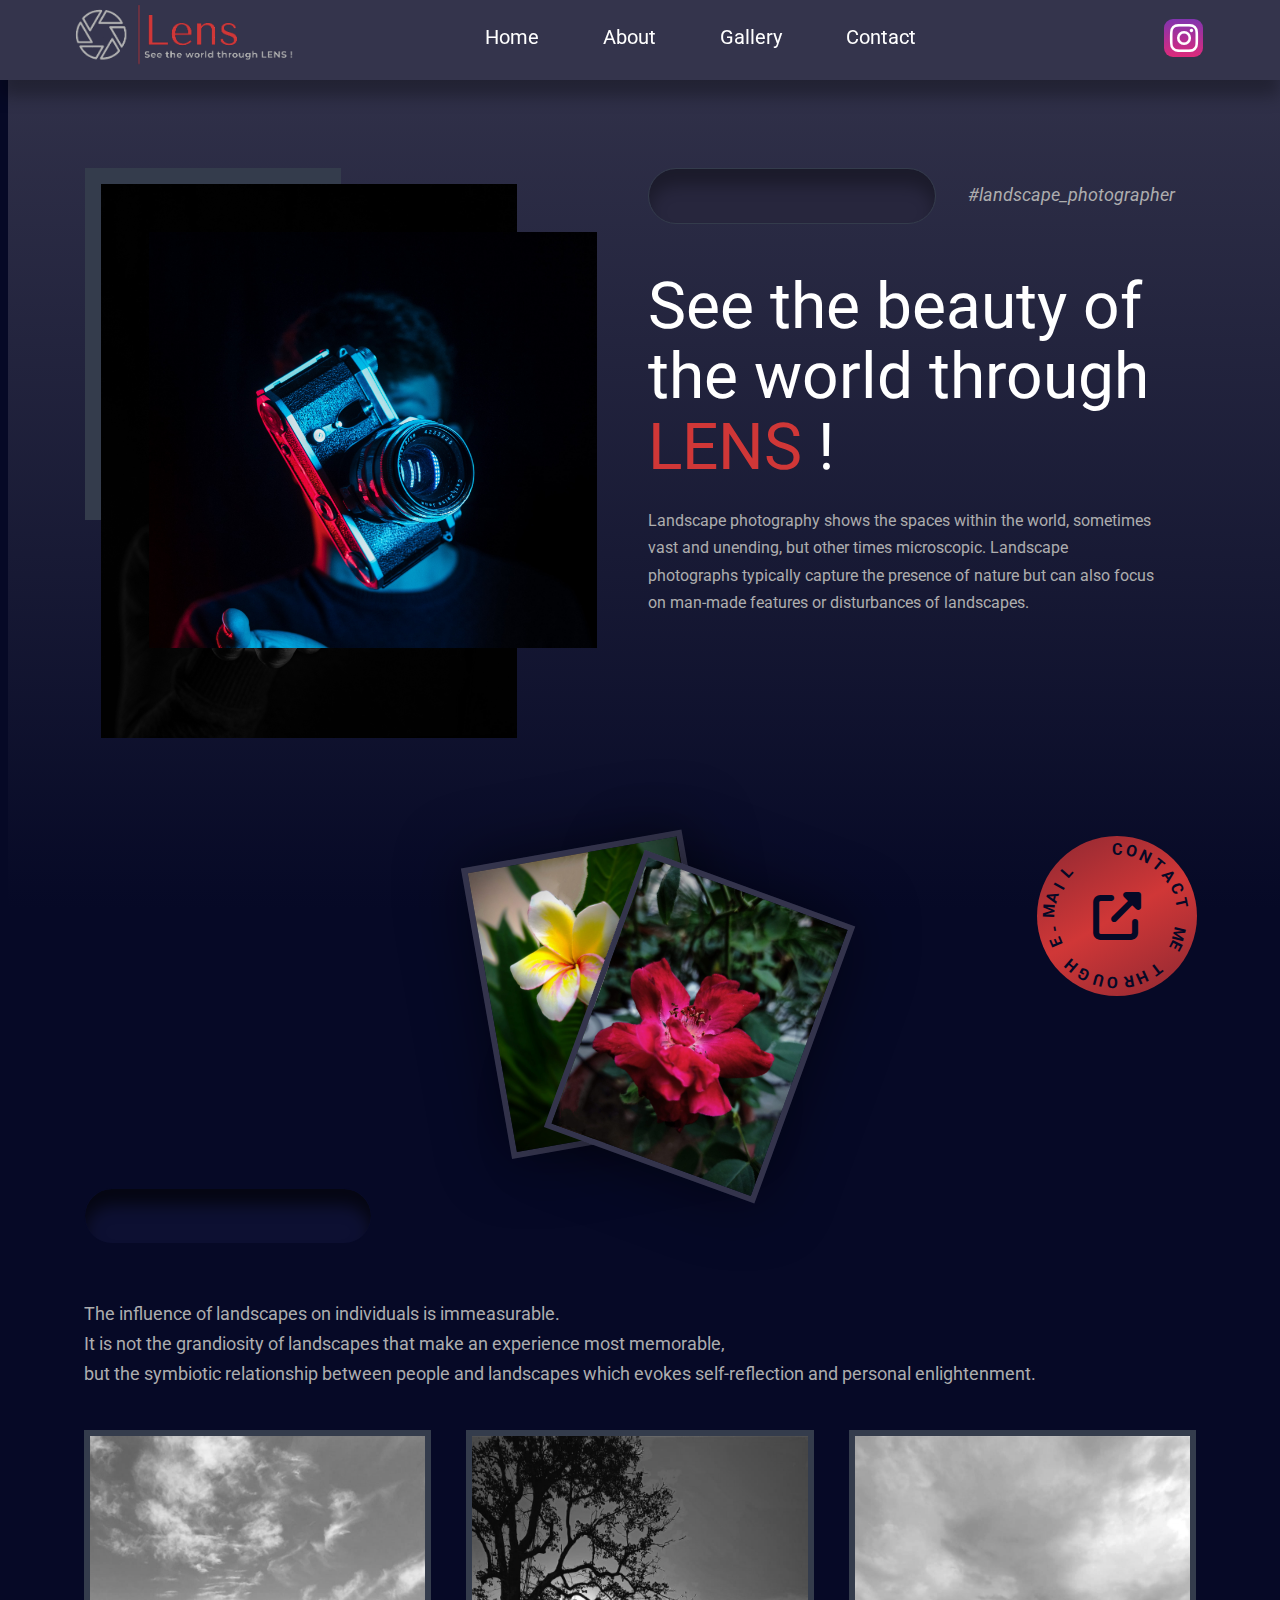
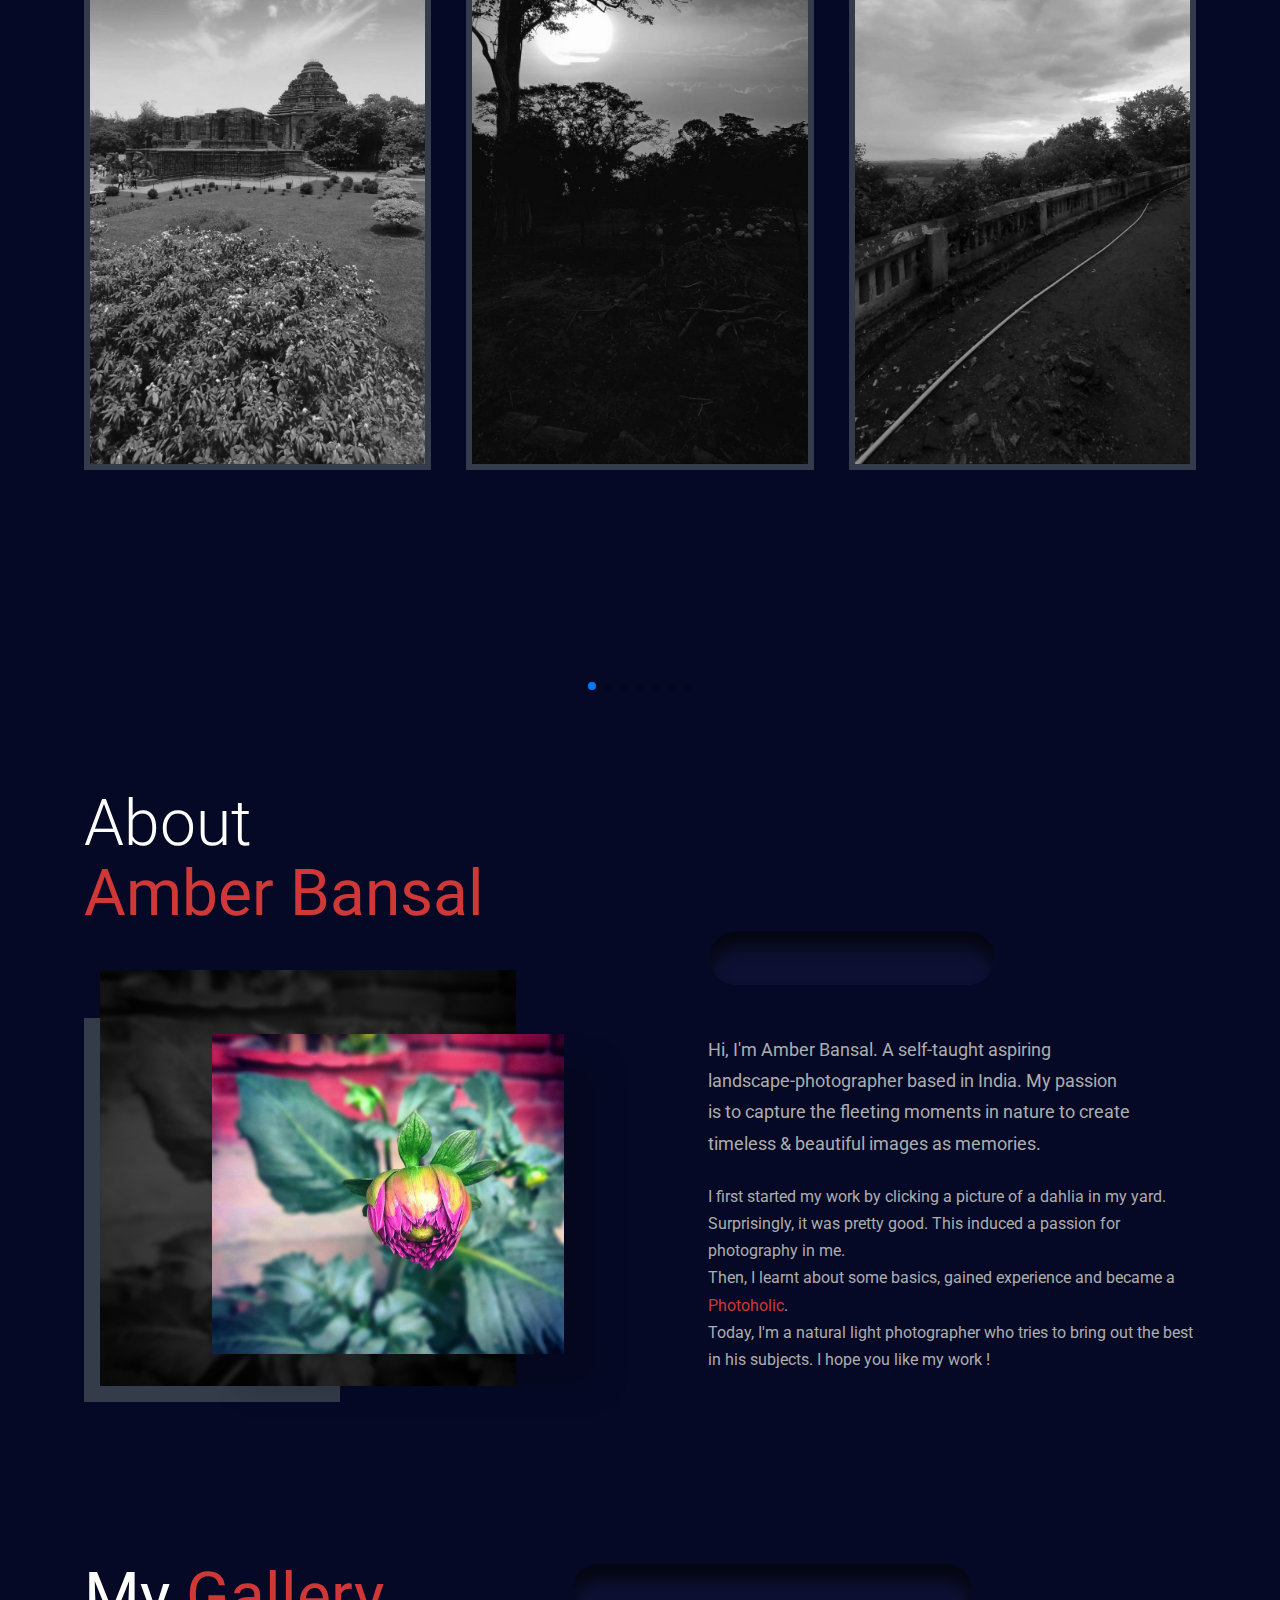
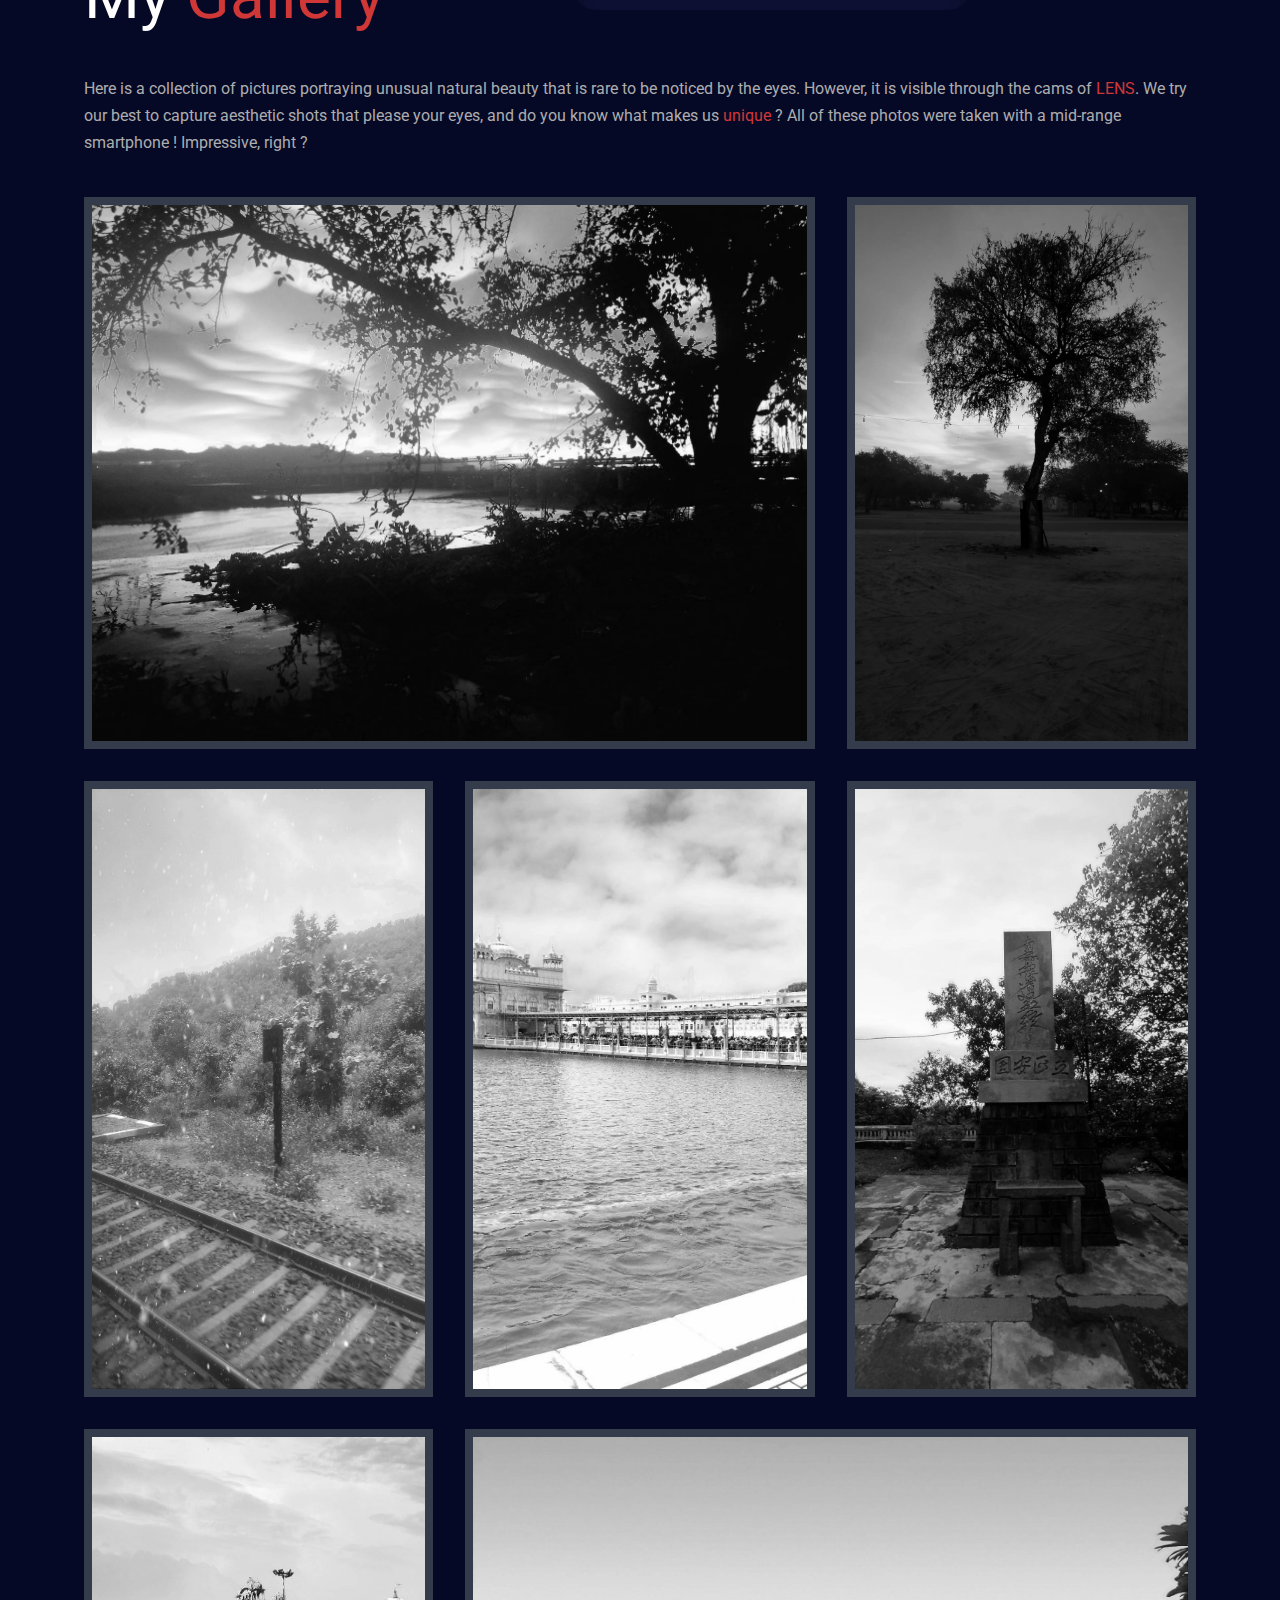
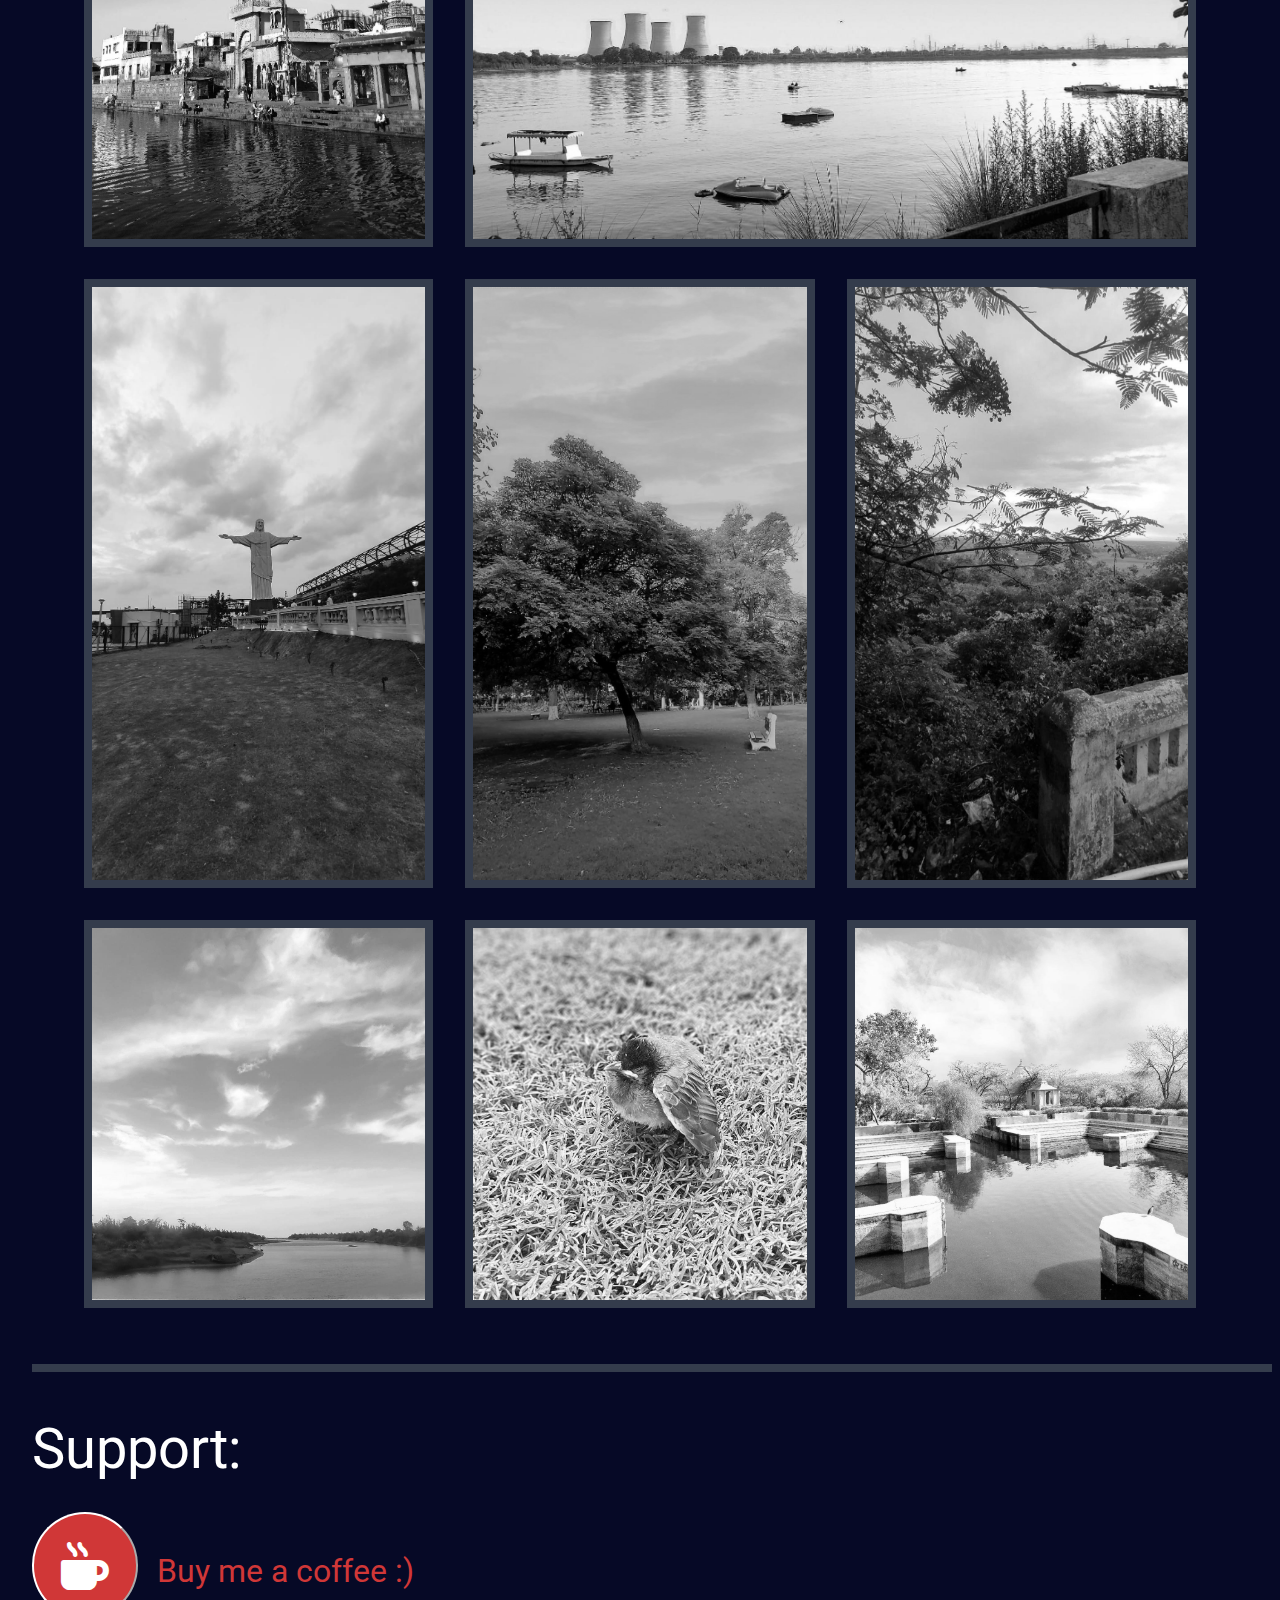
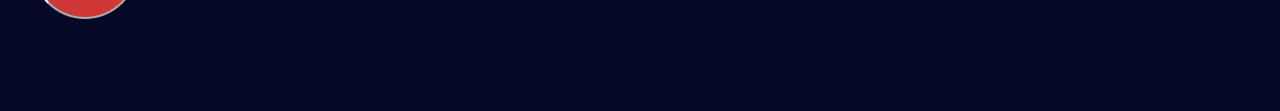
<file: index.html>
<html lang="en">
  <head>
    <meta charset="UTF-8" />
    <meta http-equiv="X-UA-Compatible" content="IE=edge" />
    <meta name="viewport" content="width=device-width, initial-scale=1.0" />
    <link rel="stylesheet" href="style.css" />
    <link rel="shortcut icon" type="image/x-icon" href="favicon.ico">
    <link rel="preconnect" href="https://fonts.googleapis.com" />
    <link rel="preconnect" href="https://fonts.googleapis.com">
    <link rel="preconnect" href="https://fonts.gstatic.com" crossorigin>
    <link href="https://fonts.googleapis.com/css2?family=Montserrat:wght@300;400;500&family=Roboto:ital,wght@0,300;0,400;0,500;1,300;1,400&display=swap" rel="stylesheet">
    <link rel="preconnect" href="https://fonts.gstatic.com" crossorigin />
    <link
      rel="stylesheet"
      href="https://cdnjs.cloudflare.com/ajax/libs/font-awesome/6.2.0/css/all.min.css"
    />
    <link
      rel="stylesheet"
      href="https://cdn.jsdelivr.net/npm/swiper/swiper-bundle.min.css"
    />
    <title>Lens</title>
  </head>
  <body>
    <nav>
      <div class="container nav_container">
        <a href="index.html" class="logo"
          ><img src="/images/lens logo t.png"
        /></a>
        <ul class="nav_links">
          <li><a href="#home">Home</a></li>
          <li><a href="#about">About</a></li>
          <li><a href="#exhibitions">Gallery</a></li>
          <li><a href="mailto: amberbansal1235@gmail.com">Contact</a></li>
          
        </ul>
        <ul class="nav_toggle-btn">
          <button class="nav_toggle-btn nav_toggle-open" id="nav_toggle-open">
            <i class="fa-solid fa-bars"></i>
          </button>
          <button class="nav_toggle-btn nav_toggle-close" id="nav_toggle-close">
            <i class="fa-solid fa-xmark"></i>
          </button>
        </ul>
        <ul class="nav_socials">
          <a
            href="https://www.instagram.com/plum_pixels/"
            target="_blank"
            class="social"
            ><i class="fa-brands fa-instagram fa-2x"></i>
          </a>
        </ul>
      </div>
    </nav>
    <header id="home">
      <div class="container header_container">
        <div class="header_left">
          <div class="header_image-bg"></div>
          <div class="header_image-lg"><img src="/images/image.jpg" /></div>
          <div class="header_image-sm"><img src="/images/image.jpg" /></div>
        </div>
        <div class="header_right">
          <div class="header_head">
            <div class="empty header_empty"></div>
            <a class="header_tag">#landscape_photographer</a>
          </div>
          <h1>
            See the beauty of the world through
            <span style="color: #d03737">LENS</span> !
          </h1>
          <p>
            Landscape photography shows the spaces within the world, sometimes
            vast and unending, but other times microscopic. Landscape
            photographs typically capture the presence of nature but can also
            focus on man-made features or disturbances of landscapes.
          </p>
          <a href="mailto:amberbansal1235@gamil.com" class="header_btn-md">
            Contact me
          </a>
        </div>
      </div>
    </header>
    <div class="header_frames">
      <div class="header_frame">
        <img src="/images/pic 2.jpeg" />
      </div>
      <div class="header_frame">
        <img src="/images/pic 1.jpeg" />
      </div>
    </div>
    <a href="mailto:amberbansal1235@gamil.com" class="contact_btn header_btn">
      <i class="fa-solid fa-up-right-from-square"></i>
      <p id="cbtn">
        CONTACT ME THROUGH E-MAIL
      </p>
    </a>

    <section id="gallery">
      <div class="container gallery_container swiper mySwiper">
        <div class="gallery_head">
          <div class="empty gallery_empty"></div>
        </div>
        <p class="p2">
          The influence of landscapes on individuals is immeasurable. <br />It
          is not the grandiosity of landscapes that make an experience most
          memorable,<br />
          but the symbiotic relationship between people and landscapes which
          evokes self-reflection and personal enlightenment.
        </p>
        <div class="swiper-wrapper">
          <article class="swiper-slide">
            <img src="/images/image5.jpeg" />
          </article>
          <article class="swiper-slide">
            <img src="/images/image1.jpeg" />
          </article>
          <article class="swiper-slide">
            <img src="/images/image2.jpeg" />
          </article>
          <article class="swiper-slide">
            <img src="/images/image9.jpeg" />
          </article>
          <article class="swiper-slide">
            <img src="/images/image3.jpeg" />
          </article>
          <article class="swiper-slide">
            <img src="/images/image6.jpeg" />
          </article>
          <article class="swiper-slide">
            <img src="/images/image7.jpeg" />
          </article>
          <article class="swiper-slide">
            <img src="/images/image8.jpeg" />
          </article>
          <article class="swiper-slide">
            <img src="/images/image4.jpeg" />
          </article>
        </div>
        <div class="swiper-pagination"></div>
      </div>
    </section>

    <section id="about">
      <div class="container about_container">
        <h1 class="about_title"><span style="font-weight: 300;">About</span><br><span style="color: #d03737;">Amber Bansal</span></h1>
        <div class="about_left">
          <div class="about_image-bg"></div>
          <div class="about_image-lg"><img src="/images/about.jpeg" /></div>
          <div class="about_image-sm"><img src="/images/about.jpeg" /></div>
        </div>
        <div class="about_right">
          <div class="empty about_empty"></div>
          <p>
            Hi, I'm Amber Bansal. A self-taught aspiring landscape-photographer based in India.
            My passion is to capture the fleeting moments in nature to create timeless & beautiful images as memories.
          </p>
          <p>
            <div class= "p1">I first started my work by clicking a picture of a dahlia in my yard.<br>
            Surprisingly, it was pretty good. This induced a passion for photography in me. <br></div>
            Then, I learnt about some basics, gained experience and became a <span style="color: #d03737;">Photoholic</span>.<br>
            Today, I'm a natural light photographer who tries to bring out the best in his subjects.
            I hope you like my work ! 
          </p>
        </div>
      </div>
    </section>

    <section id="exhibitions">
      <div class="container exhibitions_container">
        <h1 class="exhivitions_title">My <span style="color: #d03737;">Gallery</span> </h1>
        <div class="empty exhibitions_empty"></div>
        <div class="exhibition_head"><p>Here is a collection of pictures portraying unusual natural beauty that is rare to be noticed by the eyes.
          However, it is visible through the cams of <span style="color:#d03737;">LENS</span>. 
          We try our best to capture aesthetic shots that please your eyes, and do you know what makes us <span style="color: #d03737;">unique</span> ?
          All of these photos were taken with a mid-range smartphone ! Impressive, right ?
          </p>
        </div>
        <div class="exhibitions_gallery">
          <article class="w-2"><img src="/images/pp2.jpeg"></article>
          <article><img src="/images/pp11.jpeg"></article>
          <article><img src="/images/pp5.jpeg"></article>
          <article><img src="/images/pp4.jpeg"></article>
          <article><img src="/images/pp6.jpeg"></article>
          <article><img src="/images/pp7.jpeg"></article>
          <article class="w-2"><img src="/images/pp3.jpeg"></article>
          <article><img src="/images/pp8.jpeg"></article>
          <article><img src="/images/pp10.jpeg"></article>
          <article><img src="/images/pp12.jpeg"></article>
          <article><img src="/images/pp9.jpeg"></article>
          <article><img src="/images/pp1.jpeg"></article>
          <article><img src="/images/pp13.jpeg"></article>
        </div>
      </div>
    </section>

    <footer>
      <div class="footer_container">
        <div class="footer_head">
          <h2 class="footer_title">Support:</h2>
          <div class="coffee">
            <a target="_blank" href="https://www.buymeacoffee.com/amberbansal">
              <button class="bmc">
              <i class="fa-solid fa-mug-hot">
              </i>
              </button>
            </a>
            <p>  Buy me a coffee :) </p>
          </div> 
        </div>
      </div>
      <script data-name="BMC-Widget" data-cfasync="false" src="https://cdnjs.buymeacoffee.com/1.0.0/widget.prod.min.js" data-id="amberbansal" data-description="Support me on Buy me a coffee!" data-message="Thankyou for visiting! Buy me a coffee to support." data-color="#FF5F5F" data-position="Right" data-x_margin="18" data-y_margin="18"></script>
    </footer>

    <script src="https://cdn.jsdelivr.net/npm/swiper/swiper-bundle.min.js"></script>
    <script src="main.js"></script>
  </body>
</html>
</file>
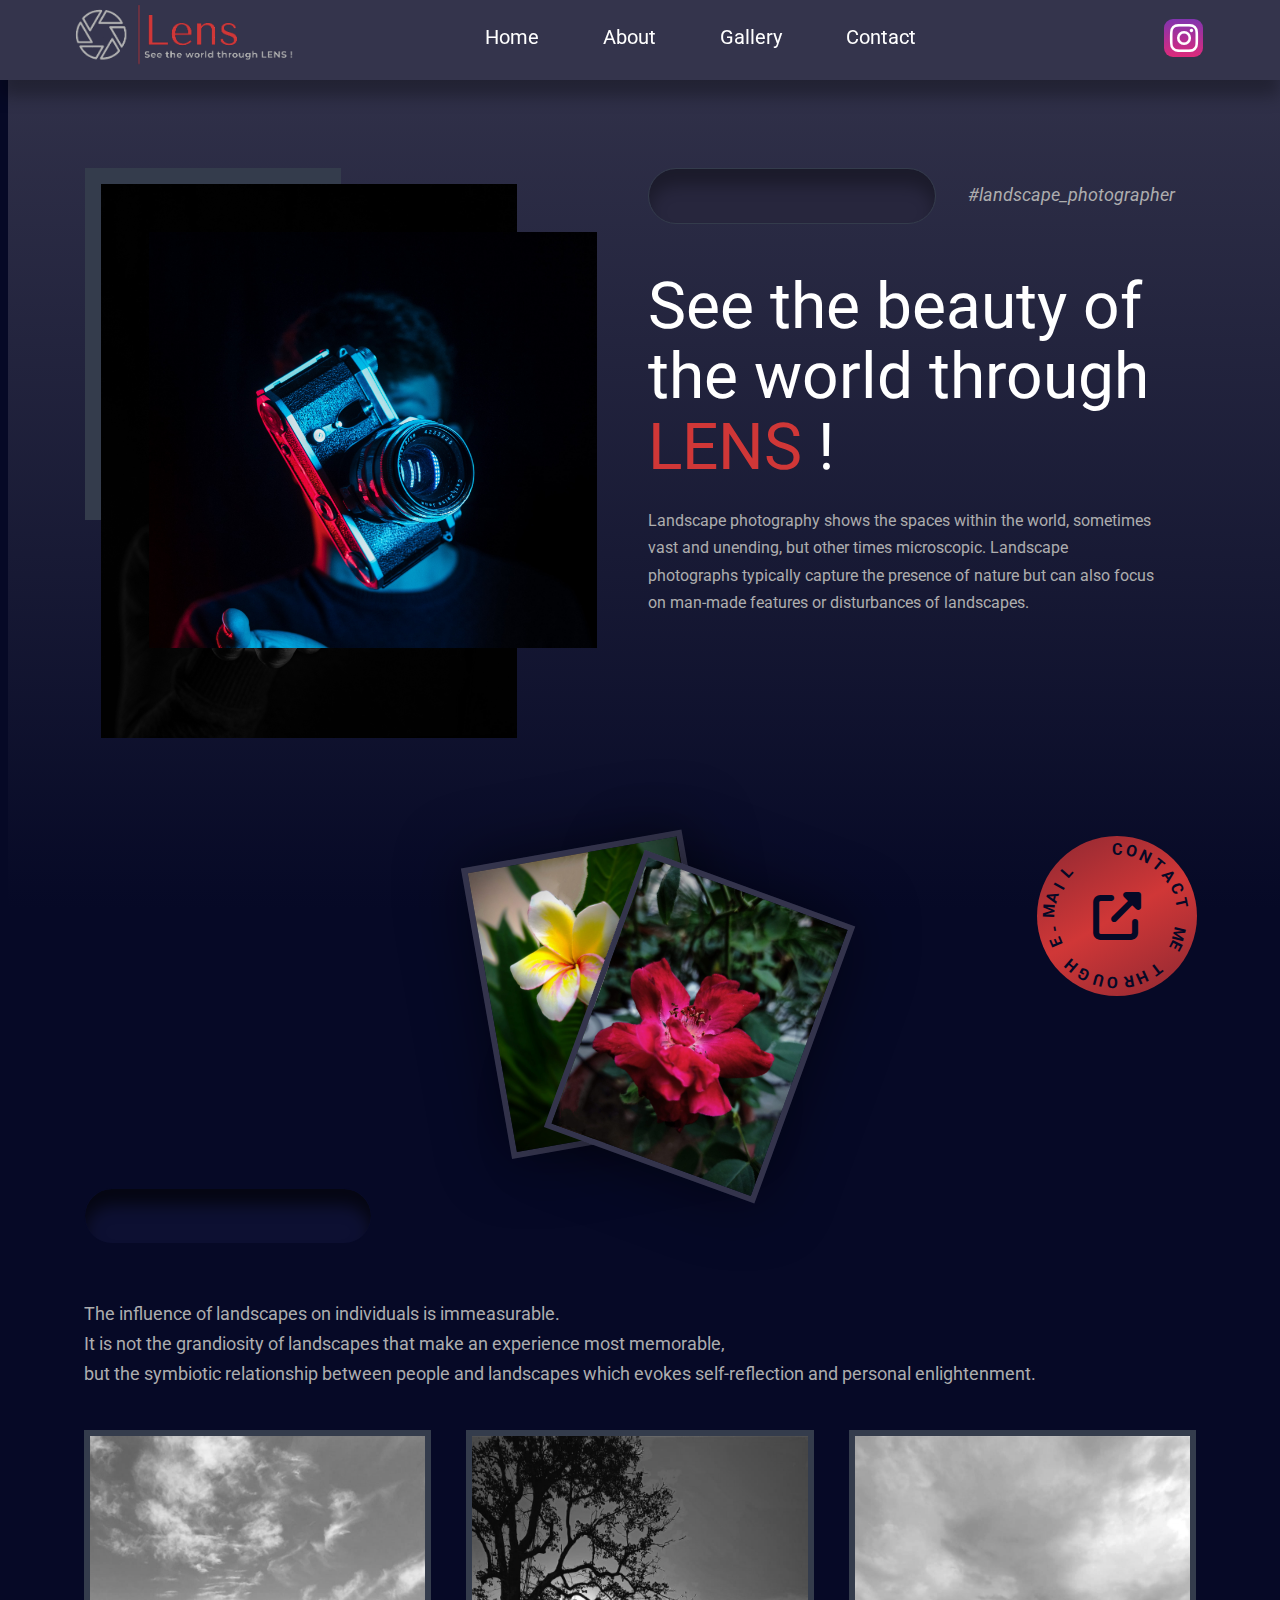
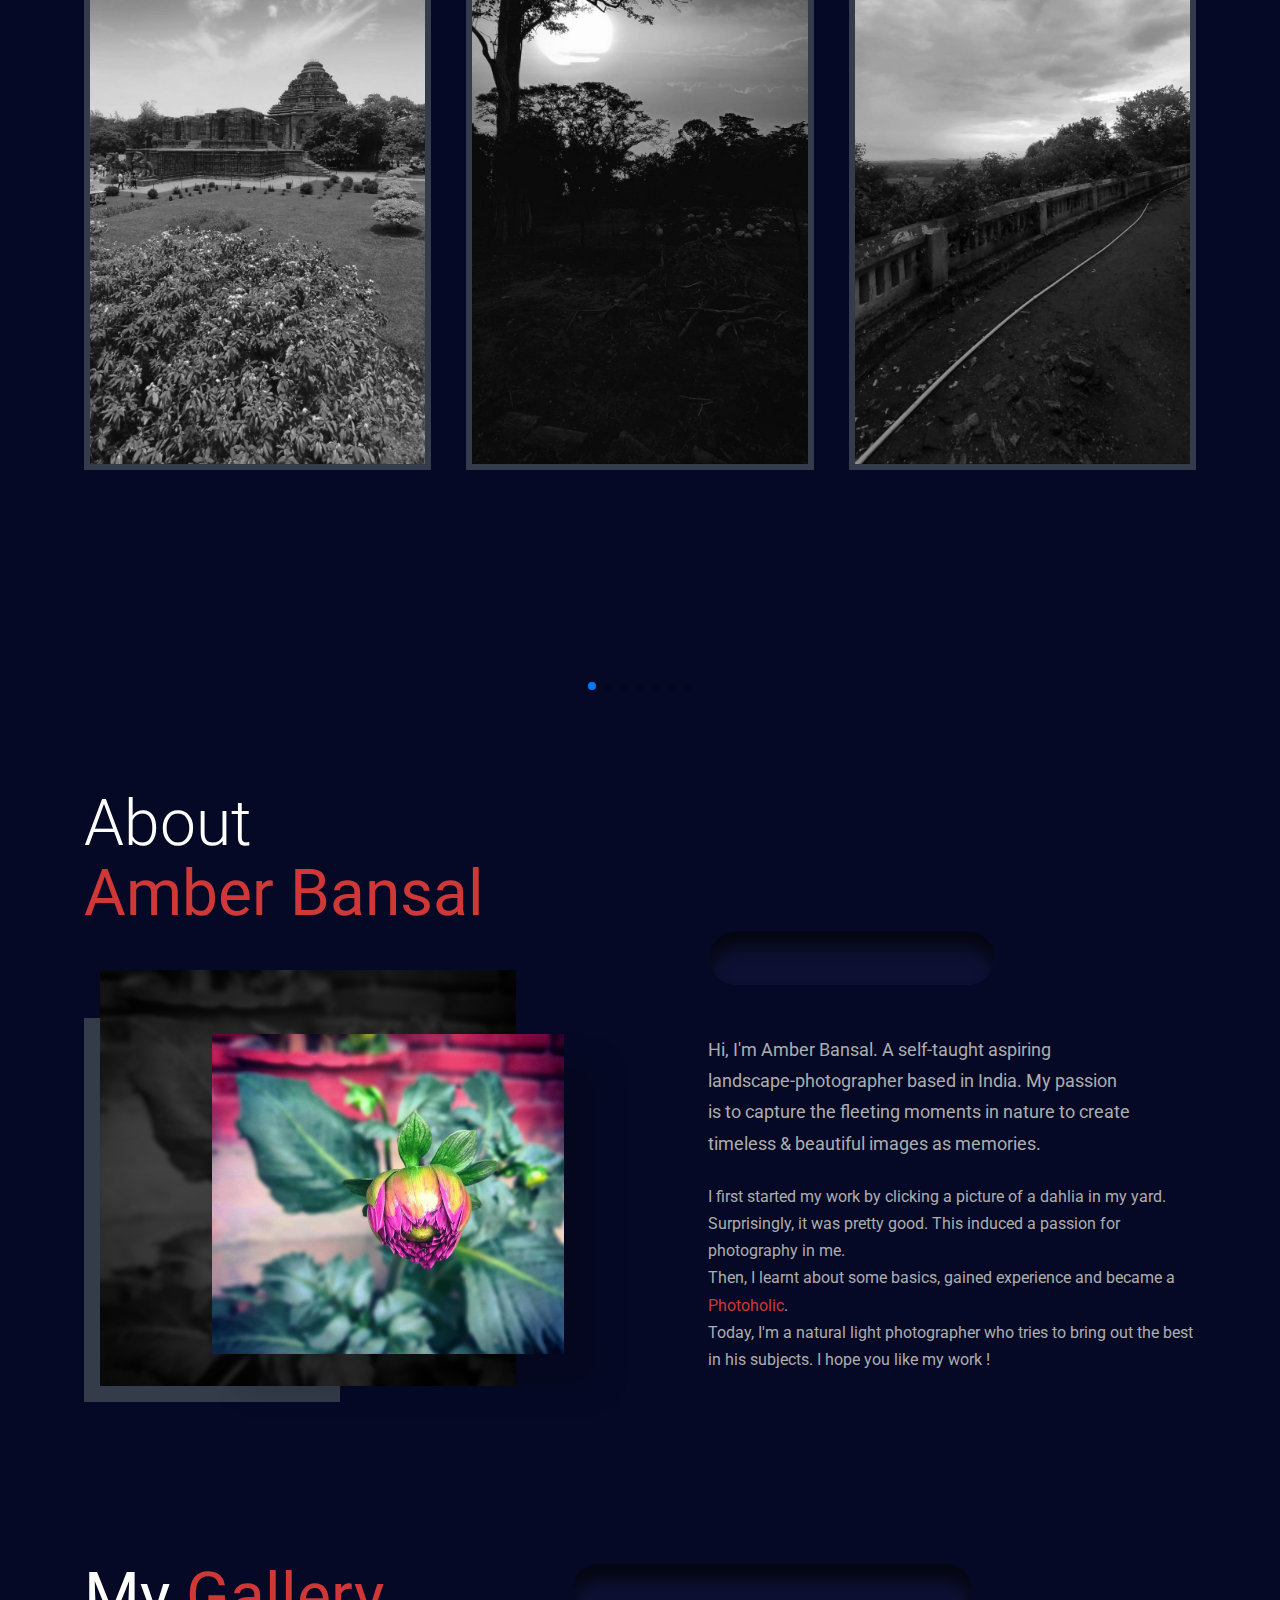
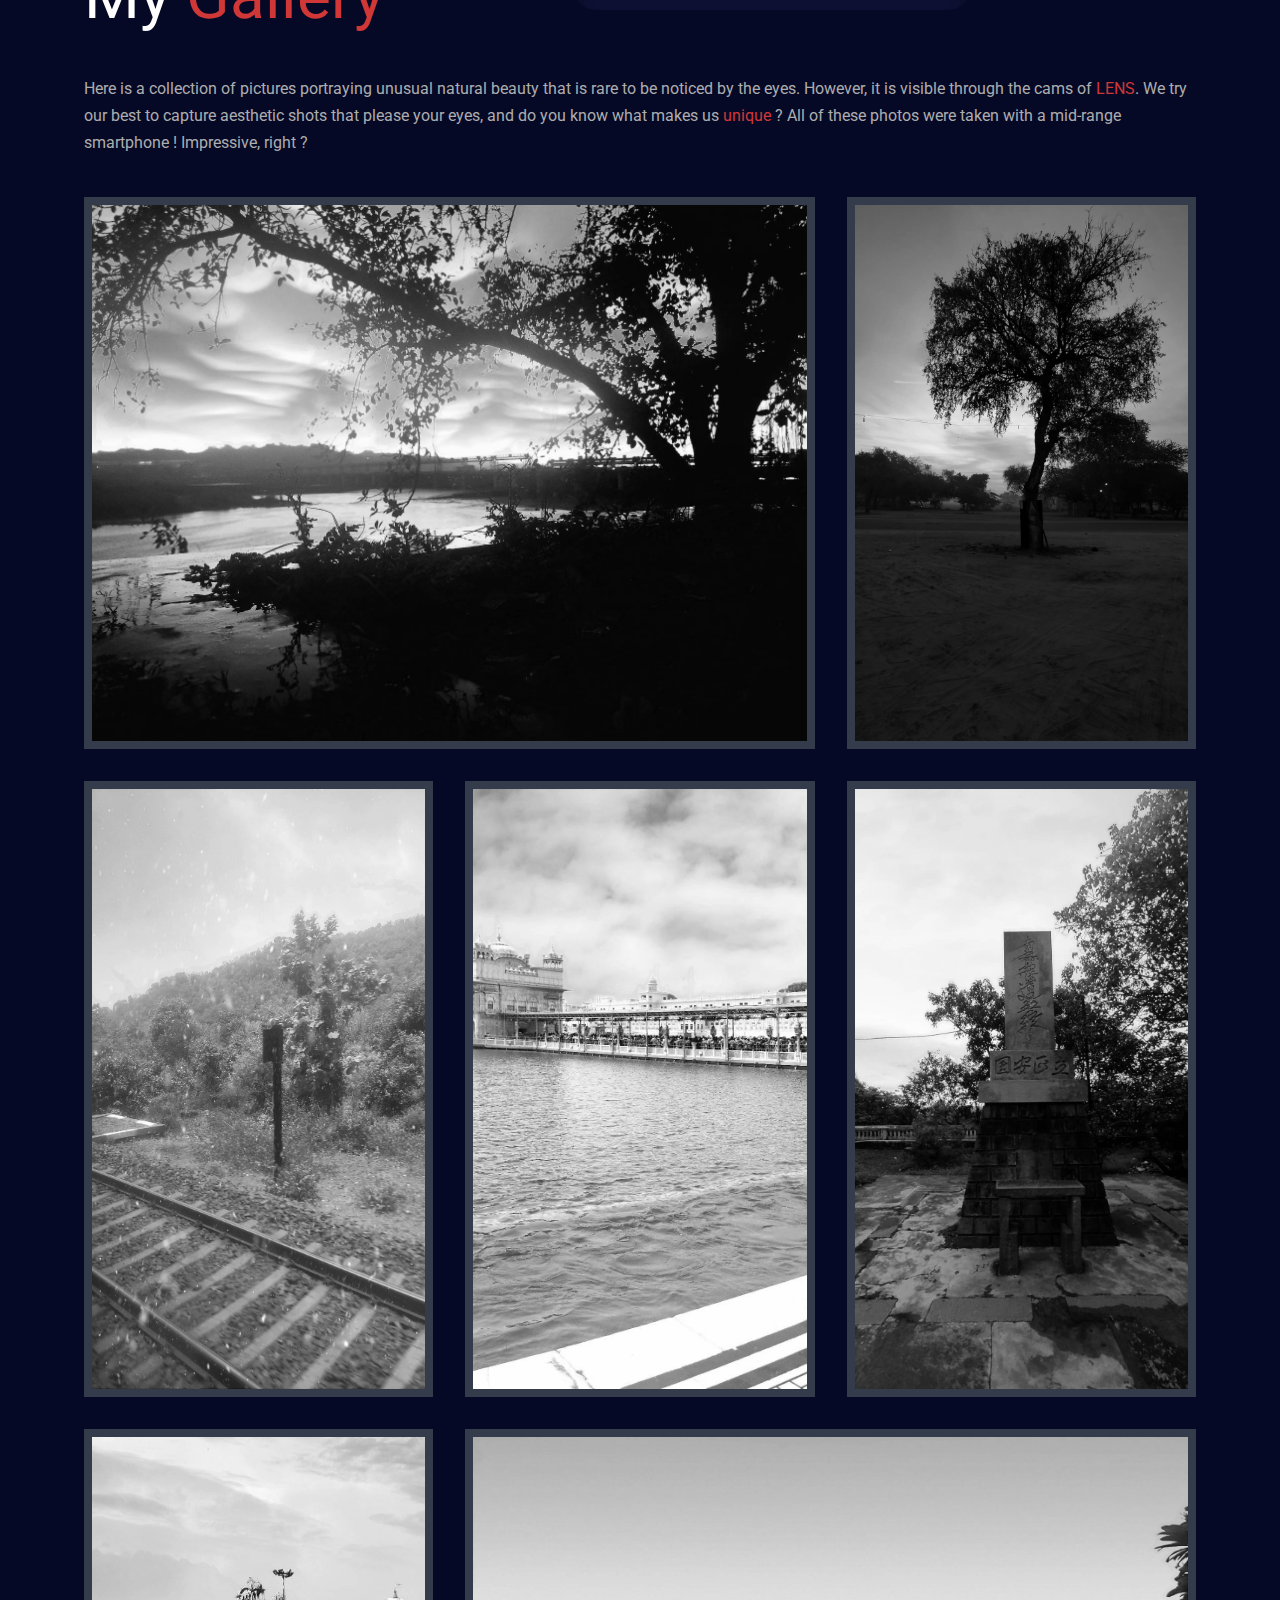
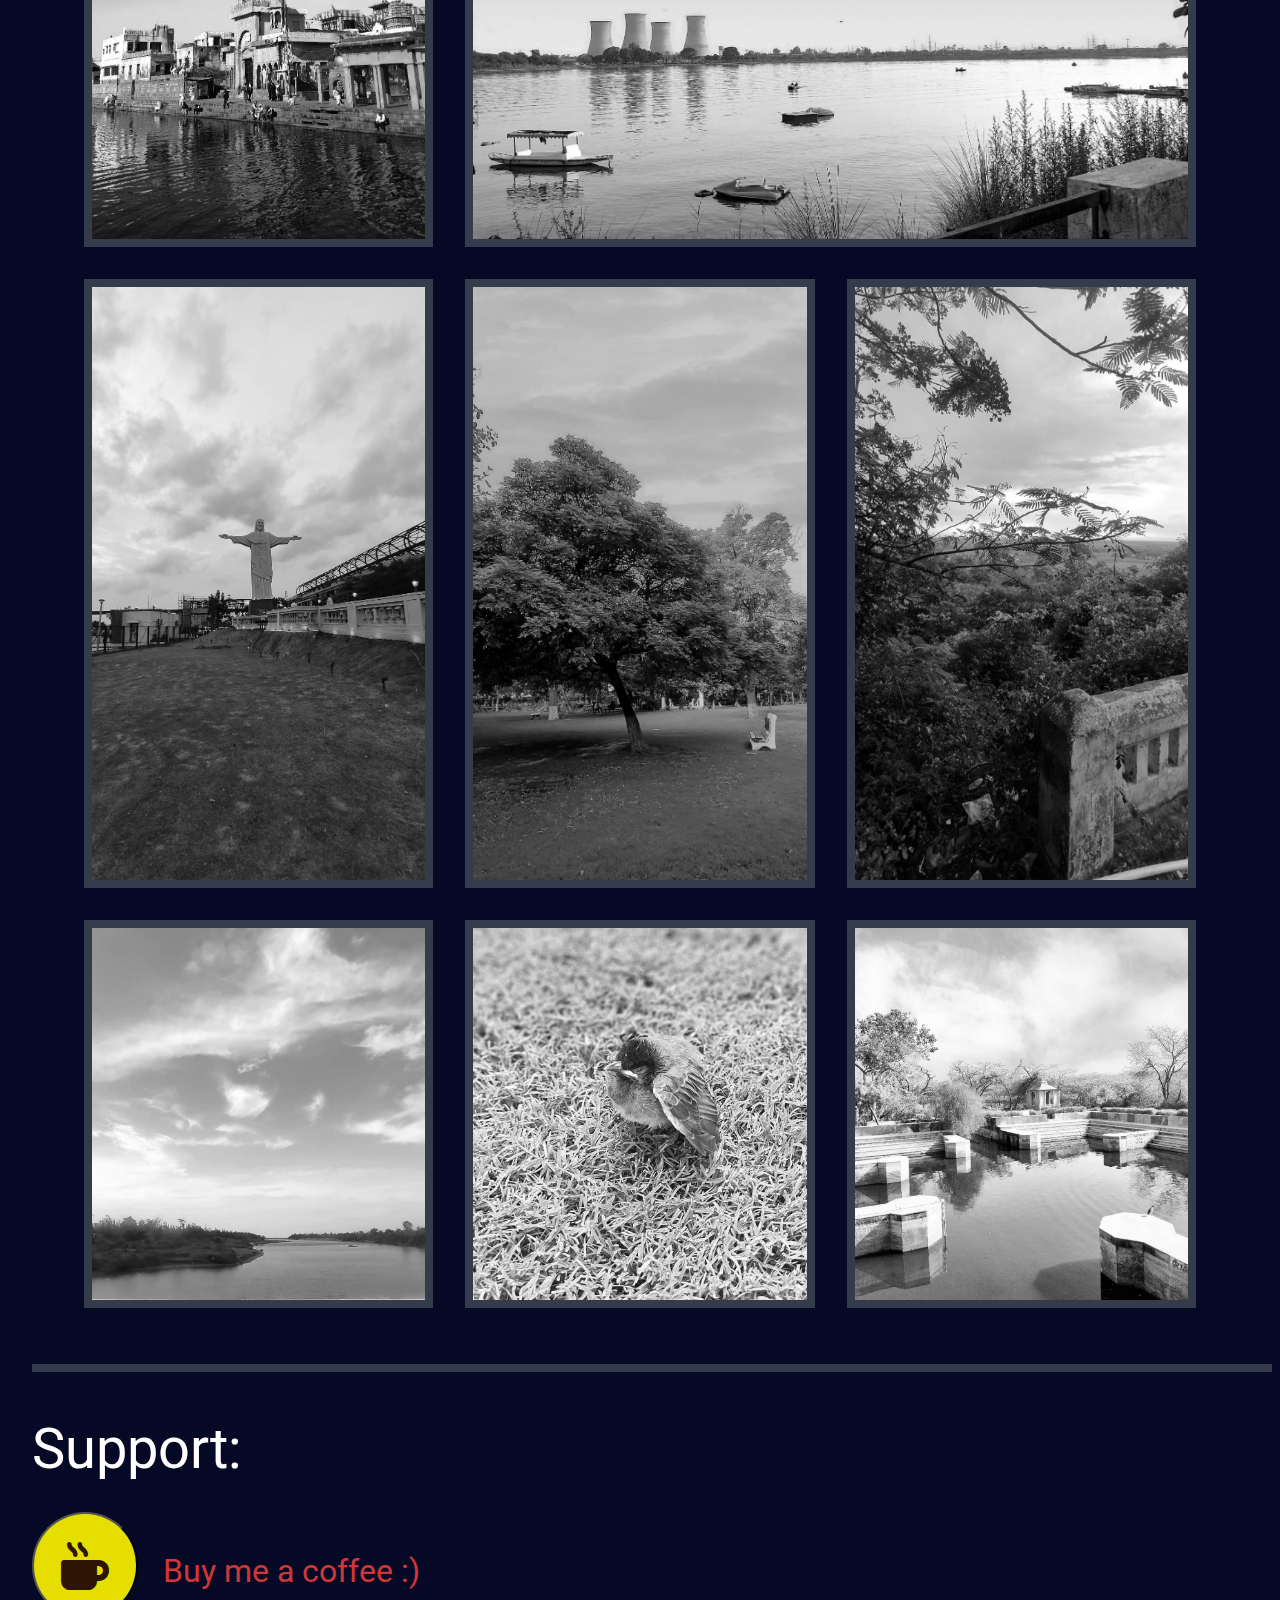
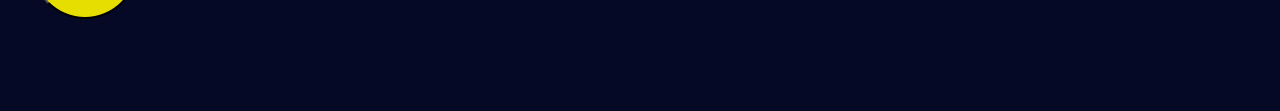
<file: html/index.html>
<html lang="en">
  <head>
    <meta charset="UTF-8" />
    <meta http-equiv="X-UA-Compatible" content="IE=edge" />
    <meta name="viewport" content="width=device-width, initial-scale=1.0" />
    <link rel="stylesheet" href="/css/style.css" />
    <link rel="preconnect" href="https://fonts.googleapis.com" />
    <link rel="preconnect" href="https://fonts.googleapis.com">
    <link rel="preconnect" href="https://fonts.gstatic.com" crossorigin>
    <link href="https://fonts.googleapis.com/css2?family=Montserrat:wght@300;400;500&family=Roboto:ital,wght@0,300;0,400;0,500;1,300;1,400&display=swap" rel="stylesheet">
    <link rel="preconnect" href="https://fonts.gstatic.com" crossorigin />
    <link
      rel="stylesheet"
      href="https://cdnjs.cloudflare.com/ajax/libs/font-awesome/6.2.0/css/all.min.css"
    />
    <link
      rel="stylesheet"
      href="https://cdn.jsdelivr.net/npm/swiper/swiper-bundle.min.css"
    />
    <title>Lens</title>
  </head>
  <body>
    <nav>
      <div class="container nav_container">
        <a href="index.html" class="logo"
          ><img src="/images/lens logo t.png"
        /></a>
        <ul class="nav_links">
          <li><a href="#home">Home</a></li>
          <li><a href="#about">About</a></li>
          <li><a href="#exhibitions">Gallery</a></li>
          <li><a href="mailto: amberbansal1235@gmail.com">Contact</a></li>
          
        </ul>
        <ul class="nav_toggle-btn">
          <button class="nav_toggle-btn nav_toggle-open" id="nav_toggle-open">
            <i class="fa-solid fa-bars"></i>
          </button>
          <button class="nav_toggle-btn nav_toggle-close" id="nav_toggle-close">
            <i class="fa-solid fa-xmark"></i>
          </button>
        </ul>
        <ul class="nav_socials">
          <a
            href="https://www.instagram.com/plum_pixels/"
            target="_blank"
            class="social"
            ><i class="fa-brands fa-instagram fa-2x"></i>
          </a>
        </ul>
      </div>
    </nav>
    <header id="home">
      <div class="container header_container">
        <div class="header_left">
          <div class="header_image-bg"></div>
          <div class="header_image-lg"><img src="/images/image.jpg" /></div>
          <div class="header_image-sm"><img src="/images/image.jpg" /></div>
        </div>
        <div class="header_right">
          <div class="header_head">
            <div class="empty header_empty"></div>
            <a class="header_tag">#landscape_photographer</a>
          </div>
          <h1>
            See the beauty of the world through
            <span style="color: #d03737">LENS</span> !
          </h1>
          <p>
            Landscape photography shows the spaces within the world, sometimes
            vast and unending, but other times microscopic. Landscape
            photographs typically capture the presence of nature but can also
            focus on man-made features or disturbances of landscapes.
          </p>
          <a href="mailto:amberbansal1235@gamil.com" class="header_btn-md">
            Contact me
          </a>
        </div>
      </div>
    </header>
    <div class="header_frames">
      <div class="header_frame">
        <img src="/images/pic 2.jpeg" />
      </div>
      <div class="header_frame">
        <img src="/images/pic 1.jpeg" />
      </div>
    </div>
    <a href="mailto:amberbansal1235@gamil.com" class="contact_btn header_btn">
      <i class="fa-solid fa-up-right-from-square"></i>
      <p id="cbtn">
        CONTACT ME THROUGH E-MAIL
      </p>
    </a>

    <section id="gallery">
      <div class="container gallery_container swiper mySwiper">
        <div class="gallery_head">
          <div class="empty gallery_empty"></div>
        </div>
        <p class="p2">
          The influence of landscapes on individuals is immeasurable. <br />It
          is not the grandiosity of landscapes that make an experience most
          memorable,<br />
          but the symbiotic relationship between people and landscapes which
          evokes self-reflection and personal enlightenment.
        </p>
        <div class="swiper-wrapper">
          <article class="swiper-slide">
            <img src="/images/image5.jpeg" />
          </article>
          <article class="swiper-slide">
            <img src="/images/image1.jpeg" />
          </article>
          <article class="swiper-slide">
            <img src="/images/image2.jpeg" />
          </article>
          <article class="swiper-slide">
            <img src="/images/image9.jpeg" />
          </article>
          <article class="swiper-slide">
            <img src="/images/image3.jpeg" />
          </article>
          <article class="swiper-slide">
            <img src="/images/image6.jpeg" />
          </article>
          <article class="swiper-slide">
            <img src="/images/image7.jpeg" />
          </article>
          <article class="swiper-slide">
            <img src="/images/image8.jpeg" />
          </article>
          <article class="swiper-slide">
            <img src="/images/image4.jpeg" />
          </article>
        </div>
        <div class="swiper-pagination"></div>
      </div>
    </section>

    <section id="about">
      <div class="container about_container">
        <h1 class="about_title"><span style="font-weight: 300;">About</span><br><span style="color: #d03737;">Amber Bansal</span></h1>
        <div class="about_left">
          <div class="about_image-bg"></div>
          <div class="about_image-lg"><img src="/images/about.jpeg" /></div>
          <div class="about_image-sm"><img src="/images/about.jpeg" /></div>
        </div>
        <div class="about_right">
          <div class="empty about_empty"></div>
          <p>
            Hi, I'm Amber Bansal. A self-taught aspiring landscape-photographer based in India.
            My passion is to capture the fleeting moments in nature to create timeless & beautiful images as memories.
          </p>
          <p>
            <div class= "p1">I first started my work by clicking a picture of a dahlia in my yard.<br>
            Surprisingly, it was pretty good. This induced a passion for photography in me. <br></div>
            Then, I learnt about some basics, gained experience and became a <span style="color: #d03737;">Photoholic</span>.<br>
            Today, I'm a natural light photographer who tries to bring out the best in his subjects.
            I hope you like my work ! 
          </p>
        </div>
      </div>
    </section>

    <section id="exhibitions">
      <div class="container exhibitions_container">
        <h1 class="exhivitions_title">My <span style="color: #d03737;">Gallery</span> </h1>
        <div class="empty exhibitions_empty"></div>
        <div class="exhibition_head"><p>Here is a collection of pictures portraying unusual natural beauty that is rare to be noticed by the eyes.
          However, it is visible through the cams of <span style="color:#d03737;">LENS</span>. 
          We try our best to capture aesthetic shots that please your eyes, and do you know what makes us <span style="color: #d03737;">unique</span> ?
          All of these photos were taken with a mid-range smartphone ! Impressive, right ?
          </p>
        </div>
        <div class="exhibitions_gallery">
          <article class="w-2"><img src="/images/pp2.jpeg"></article>
          <article><img src="/images/pp11.jpeg"></article>
          <article><img src="/images/pp5.jpeg"></article>
          <article><img src="/images/pp4.jpeg"></article>
          <article><img src="/images/pp6.jpeg"></article>
          <article><img src="/images/pp7.jpeg"></article>
          <article class="w-2"><img src="/images/pp3.jpeg"></article>
          <article><img src="/images/pp8.jpeg"></article>
          <article><img src="/images/pp10.jpeg"></article>
          <article><img src="/images/pp12.jpeg"></article>
          <article><img src="/images/pp9.jpeg"></article>
          <article><img src="/images/pp1.jpeg"></article>
          <article><img src="/images/pp13.jpeg"></article>
        </div>
      </div>
    </section>

    <footer>
      <div class="footer_container">
        <div class="footer_head">
          <h2 class="footer_title">Support:</h2>
          <div class="coffee">
            <a target="_blank" href="https://www.buymeacoffee.com/amberbansal">
              <button class="bmc">
              <i class="fa-solid fa-mug-hot">
              </i>
              </button>
            </a>
            <p>  Buy me a coffee :) </p>
          </div> 
        </div>
      </div>
    </footer>

    <script src="https://cdn.jsdelivr.net/npm/swiper/swiper-bundle.min.js"></script>
    <script src="/js/main.js"></script>
  </body>
</html>
</file>
<file: style.css>
:root{
    --color-primary: #d03737;
    --color-primary-varient: #8d2832;
    --color-bg-1: #060926;
    --color-bg-3: #34344c;
    --color-bg-2: #27263d;
    --color-bg-4: #343c4c;
    --color-bg-light: #6c747c;
    --color-bg-white: #adadae; 
    --transition: all 400ms ease;
    --container-width-lg: 88%;
    --containe-width-md: 92%;

}
::-webkit-scrollbar{
    width: 0.5rem;
    background: var(--color-bg-3);
}
::-webkit-scrollbar-thumb{
    width: 100%;
    background: var(--color-primary-varient);
    border-radius: 0.25rem;
}
*{
    list-style: none;
    text-decoration: none;
    box-sizing: border-box;
}
html{
    scroll-behavior: smooth;
}
body{
    font-family: 'Roboto', sans-serif;
    background: var(--color-bg-1);
    line-height: 1.7;
    color: var(--color-bg-white);
}
p{
    font-weight: 400;
}
h1,h2{
    font-weight: 400;
    line-height: 1.1;
}
h1{
    color: #fff;
    font-size: 4rem;
}
h2{
    color: var(--color-bg-white);
    font-size: 3.5rem;
}
a{
    color: #fff;
    transition: var(--transition);
}
a:hover{
    color: var(--color-primary)
}
.container{
    width: var(--container-width-lg);
    margin: 0 auto;
    max-width: 2160px;
}
img{
    width: 100%;
    object-fit: cover;
    display: block;
}


nav{
    height: 5rem;
    display: grid;
    width: 100vw;
    place-items: center;
    position: fixed;
    z-index: 99;
    top: 0;
    left: 0;
    background-color: var(--color-bg-3);
    box-shadow: 0 1rem 1rem rgba(0,0,0,0.3);
    transition: var(--transition);
}
/* nav class on scroll using js */
.window-scrolled{
    background: var(--color-bg-2);
    border-bottom: 0.2rem solid var(--color-bg-3);
    box-shadow: 0 1rem 1rem rgba(0,0,0,0.3);
    transition: var(--transition);
}
.nav_container{
    height: 100%;
    display: flex;  
    justify-content: space-between;
    align-items: center;
    margin-top: -1rem;
}
.nav_toggle-btn{
    display: none;
}
.logo{
    width: 18rem;
    margin-left: -2rem;
    margin-right: -6rem;
    transition: 0.5s;
    user-select: none;
}
.logo:hover{
    opacity: 0.8;
}
.nav_links{
    display: flex;
    gap: 4rem;
    font-size: 20px;
    color: var(--color-bg-white);
    align-items: center;
}
.nav_links a::after{
    content: '';
    width: 0%;
    height: 2px;
    display: block;
    margin: auto;
    background: var(--color-bg-white);
    transition: 0.5s;
}
.nav_links a:hover::after{
    width: 100%;
}
.logout{
    padding: 0.3rem 0.7rem;
    padding-left: 0.5rem;
    padding-right: 0.5rem;
    right: 0;
    padding-top: 0.75rem;
    text-transform: capitalize;
    font-size: 1.2rem;
    color: #fff;
    background: none;
    border: none;
    border-radius: 10px;
    transition: var(--transition);
}
.logout:hover{
    color:var(--color-primary);
}
.logout::after{
    content: '';
    width: 0%;
    height: 2px;
    display: block;
    margin: auto;
    margin-top: 5px;
    background: var(--color-bg-white);
    transition: 0.5s;
}
.logout:hover::after{
    width: 100%;
}
.social{
    background: linear-gradient(#8134af, #dd2a7b);
    display: grid;
    align-items: flex-end;
    border-radius: 9px;
    color: rgb(255, 255, 255);
    padding-left: 5.5px;
    padding-right: 5.5px;
    padding-top: 3.3px;
    padding-bottom: 3.2px;
    transition: var(--transition);
} 
.social:hover{
    background: rgb(208,55,55);
    box-shadow: 7px 7px 10px rgba(208,55,55,0.5);
    color: #fff;
}
header {
    width: 100vw;
    height: 100vh;
    position: relative;
    top: 0;
    background: linear-gradient(var(--color-bg-3), var(--color-bg-1));
    overflow: hidden;
}
.header_container{
    display: grid;
    grid-template-columns: 44% 50%;
    gap: 6%;
    margin-top: 10rem;
    position: relative;
}
.header_image-bg{
    background: var(--color-bg-4);
    height: 22rem;
    width: 16rem;
    position: absolute;
}
.header_image-lg{
    width: 26rem;
    position: relative;
    top: 1rem;
    left: 1rem;
    filter: saturate(0)
    brightness(0.6);
    transition: var(--transition);
}
.header_image-sm{
    width: 28rem;
    height: 26rem;
    overflow: hidden;
    position: absolute;
    left: 4rem;
    top: 4rem;
    transition: var(--transition);
}
.header_left:hover .header_image-sm{
    opacity: 0;
}
.header_left:hover .header_image-lg{
    filter: brightness(1) saturate(1);
    border: 1rem solid var(--color-bg-4);
    top: 0;
    left: 0;
}
.header_head{
    display: flex;
    gap: 2rem;
    align-items: flex-start;
}
.empty{
    height: 3.5rem;
    width: 18rem;
    background: var(--color-bg-2);
    border-radius: calc(3.5rem / 2);
    margin-bottom: 3.5rem;
    box-shadow: inset 0 1rem 1rem rgba(0,0,0,0.3);
    border: 1px solid var(--color-bg-4);
}
.header_tag{
    color: #adadae;
    font-style: italic;
    font-size: 1.1rem;
    margin-top: 0.8rem;
}
.header_tag:hover{
    color: #d03737;
}
.header_right h1{
    margin: -0.5rem;
    margin-left: 0rem;
}
.header_right p{
    width: 90%;
    margin-top: 2rem;
    font-size: 1rem;
}
.header_btn-md{
    display: none;
}
.header_frames{
    top: 96vh;
    position: absolute;
    right: 48rem;
    transition: var(--transition);
}
.header_frame{
    width: 14rem;
    border: 0.4rem solid var(--color-bg-3);
    box-shadow: 0 0 4rem rgba(0,0,0,0.5);
    position: absolute;
    transform: rotate(-10deg);
    transform-origin: bottom left;
    transition: var(--transition);
}
.header_frame:nth-child(2){
    transform: rotate(20deg);
    top: -2rem;
    left: 2rem;
}
.header_frames:hover .header_frame{
    transform: rotate(0);
}
.header_frames:hover .header_frame:nth-child(2){
    top: 0;
    left: 15rem;
}

.contact_btn{
    color: var(--color-bg-1);
    width: 10rem;
    height: 10rem;
    display: grid;
    border-radius: 50%;
    place-items: center;
    cursor: pointer;
    transition: var(--transition);
}
.header_btn{
    background: linear-gradient(-30deg, var(--color-primary-varient), var(--color-primary), var(--color-primary-varient));
    position: absolute;
    right: 6.5%;
    bottom: -6rem;
}
.header_btn:hover{
    box-shadow: 0 2rem 2rem rgba(0, 0, 0, 0.45);
    transform: translateY(-1rem);
    color: var(--color-bg-1);
}
.contact_btn i{
    position: absolute;
    font-size: 3rem;
}
.contact_btn p{
    font-size: 1rem;
    font-weight: 700;
    height: 10rem;
    width: 10rem;
    display: flex;
    justify-content: space-around;
    animation: spinText 22s linear infinite;
}
#cbtn{
    margin: 0px;
}
.contact_btn p span{
    position: absolute;
    transform-origin: 0.3rem 5rem;
}
@keyframes spinText{
    to{transform: rotate(360deg);}
}


#gallery{
    margin-top: 17.5rem;
}
.galler_container{
    width: 45rem;
}
.swiper-wrapper{
    margin-top: 2.5rem;
    height: 37rem;
    margin-bottom: -1rem;
}
.swiper-slide{
   border: 0.4rem solid var(--color-bg-4);
   height: fit-content;
   max-height: 40rem;;
   overflow: hidden; 
}
.swiper-slide:hover{
    box-shadow: 0 3rem 3rem rgba(0, 0, 0, 0.301);
}
.swiper-slide img{
    filter: saturate(0);
    transition: 0.5s;
    height: 100%;
}
.swiper-slide:hover img{
    filter: saturate(1);
}
.gallery_empty{
    height: 3.5rem;
    width: 18rem;
    background: #0e1134ec;
    border-color: #060926;
    box-shadow: inset 0 1rem 1rem rgba(0, 0, 0, 0.632);
}
.gallery_container p{
    font-size: 1.1rem;
}


#about{
    margin-top: 18rem;
}
.about_container{
    display: grid;
    grid-template-columns: 26rem auto;
    gap: 13rem;
    position: relative;
}
.about_title{
    position: absolute;
    top: -15rem;
    z-index: 1;
}
.about_left{
    position: relative;
}
.about_image-bg{
    width: 16rem;
    height: 24rem;
    position: absolute;
    bottom: 0;
    background: var(--color-bg-4);
}
.about_image-lg{
    position: relative;
    left: 1rem;
    bottom: 1rem;
    filter: brightness(0.3) saturate(0);
    transition: 550ms ease;
}
.about_image-sm{
    position: absolute;
    top: 3rem;
    left: 8rem;
    height: 20rem;
    width: 22rem;
    overflow: hidden;
    transition: 550ms ease;
    box-shadow: 2rem 2rem 2rem rgba(0, 0, 0, 0.22);
}
.about_left:hover .about_image-sm{
    opacity: 0;
}
.about_left:hover .about_image-lg{
    filter: none;
    box-shadow: 0 3rem 3rem rgba(0, 0, 0, 0.301);
    border: 1rem solid var(--color-bg-4);
    left: 0;
    bottom: 0;
}
.about_right p{
    margin: 0 4rem 1.5rem 0;
    font-size: 1.15rem;
}
.about_empty{
    height: 3.5rem;
    width: 18rem;
    margin-top: -3.5rem;
    margin-bottom: 3rem;
    background: #0e1134ec;
    border-color: #060926;
    box-shadow: inset 0 1rem 1rem rgba(0, 0, 0, 0.632);
}


.exhibitions_empty{
    height: 3rem;
    width: 25rem;
    position: absolute;
    right: 14rem;
    margin-top: -7rem;
    margin-bottom: 2rem;
    background: #0e1134ec;
    border-color: #060926;
    box-shadow: inset 0 1rem 1rem rgba(0, 0, 0, 0.632);
}
#exhibitions{
    margin-top: 10rem;
}
.exhibitions_container{
    position: relative;
}
.exhibitions_head{
   width: 45rem; 
}
.exhibitions_gallery{
    display: grid;
    grid-template-columns: repeat(3,1fr);
    margin-top: 2.5rem;
    gap: 2rem;
}
.exhibitions_gallery article{
    border: 0.5rem solid var(--color-bg-4);
    transition: var(--transition);
}

.w-2{
    grid-column: span 2;
}
.h-2{
    grid-row: span 2;
}
.h-3{
    grid-row: span 3;
}

.exhibitions_gallery article img{
    height: 100%;
    width: 100%;
    filter: saturate(0);
    transition: var(--transition);
}
.exhibitions_gallery article:hover img{
    filter: saturate(1);
}
.exhibitions_gallery article:hover{
    box-shadow: 0 4rem 4rem rgba(0, 0, 0, 0.45);
}
.mail{
    font-size: 2rem;
    color: var(--color-primary);
    transition: var(--transition);
}
.mail:hover{
    color: white;
}
footer{
    margin-top: 3.5rem;
    font-size: 1rem;
    margin-bottom: 5rem;
}
.footer_title{
    margin-bottom: 2rem;
    position: relative;
    color: #fff;
    position: relative;
}
.footer_container{
    border-top: 0.5rem solid var(--color-bg-4);
    margin-left: 1.5rem;
}
.bmc{
    font-size: 3rem;
    border-radius: 50%;
    background: rgb(208,55,55);
    color: #fff;
    border-color: #fff;
    transition: 0.5s;
    position: relative;
    padding: 1.7rem;
}
.bmc:hover{
    box-shadow: 7px 3px 10px rgba(208,55,55,0.5);
}
.coffee{
    display: flex;
    gap: 1.5%;
    position: relative;
}
.footer_head p{
    font-size: 2rem;
    position: relative;
    color: var(--color-primary);
    transition: 0.5s;
}


@media(max-width: 1000px){
    .container{
        width: var(--containe-width-md);
        position: relative;
    }
    h1{
        font-size: 2.5rem;
    }
    h2{
        font-size: 2.5rem;
    }
    .nav_links{
        position: absolute;
        top: 100%;
        right: 0;
        gap: 0;
        flex-direction: column;
        display: none;
    }
    .nav_socials{
        display: none;
    }
    .nav_links li{
        height: 3rem;
        box-shadow: -3rem 3rem 3rem rgba(0, 0, 0, 0.7);
        background-color: var(--color-bg-3);
        height: 100%;
        width: 100%;
        animation: navAnimation 0.7s ease forwards;
        transform: rotatex(90deg);
        transform-origin: top;
        opacity: 0;
        transition: 1s;
    }
    .nav_links li a{
        display: flex;
        align-items: center;
        padding: 1rem 4rem 1rem;
        border-top: 1px solid var(--color-bg-1);
    }
    .nav_toggle-btn{
        background: transparent;
        font-size: 1.5rem;
        display: inline-block;
        cursor: pointer;
        color: #fff;
        border: none;
    }
    #nav_toggle-close{
        display: none;
    }
    .nav_links a:hover::after{
        width: 0%;
    }
    .nav_links li:nth-child(2) {
        animation-delay: 300ms;
    }
    .nav_links li:nth-child(3) {
        animation-delay: 600ms;
    }
    .nav_links li:nth-child(4) {
        animation-delay: 900ms;
    }
    @keyframes navAnimation {
        to{
            transform: rotate(0);
            opacity: 1;
        }
    }

    header{
        height: fit-content;
        padding: 9rem 0 12rem;
        display: grid;
        place-items: center;
    }
    .header_image-bg, .header_image-sm{
        display: none;
    }
    .header_container{
        grid-template-columns: 42% 54%;
        gap: 3%;
        margin: 0;
    }
    .header_image-lg{
        filter: saturate(1) brightness(1);
        border: 1rem solid var(--color-bg-2);
        width: 100%;
        top: 0; left: 0;
    }
    .header_tag{
        margin-bottom: 1.5rem;
    }
    .empty{
        display: none;
    }
    .header_right p{
        width: 100%;
        margin-top: 1.4rem;
    }
    .header_frames, .contact_btn{
        display: none;
    }
    .header_btn-md{
        font-size: 1rem;
        padding: 0.4rem 1rem;
        margin-top: 0.2rem;
        display: inline-block;
        text-decoration: none;
        color: #f0f0f0;
        background: var(--color-bg-2);
        cursor: grab;
        transition: 0.4s;
        border: 2px solid #949292;
        border-radius: 10rem;
    }
    .header_btn-md:hover
    {
        border-color: var(--color-primary);
        background: var(--color-bg-1);
    }
    #gallery{
        margin-top: -7rem;
    }
    #gallery p{
        width: 100%;
    }

    .about_container{
        grid-template-columns: 38% 60%;
        gap: 4%;
    }
    .about_image-bg, .about_image-sm{
        display: none;
    }
    .about_image-lg{
        left: 0;
        top: 0;
        filter: saturate(1) brightness(1);
        border-radius: 4%;
    }
    .about_image:hover .about_image-lg{
        border: none;
    }
    .about_left{
        margin: -3em 0rem;
    }
    .about_right{
        margin: -4rem 0rem;
    }
    .about_right p{
        margin: 0;
    }
    .p1{
        display: none;
    }
}


@media screen and (max-width: 600px){
     h1, h2{
        font-size: 2rem;
        line-height: 1.3;
    }
    header{
        padding: 0;
        padding-bottom: 1rem;
    }
    .header_container{
        grid-template-columns: 1fr;
        gap: 1rem;
        text-align: center;
    }
    .header_image-lg{
        width: 80%;
        height: fit-content;
        margin: 0 auto;
        margin-top: 7rem;
        overflow: hidden;
        border-radius: 15rem 15rem 0 0;
    }
    .header_head{
        justify-content: center;
    }
    .header_right p{
        margin-top: 2rem; 
    }
    .header_title{
        margin-top: 1rem;
    }
    .p2{
        display: none;
    }
    .about_image-lg{
        width: 80%;
        height: fit-content;
        margin: 0;
        margin-top: -3rem;
        overflow: hidden;
        border: 0.5rem solid var(--color-bg-3);
        border-radius: 15rem 15rem 0 0;
    }

    #gallery{
        margin-top: 4rem;
    }
    .gallery_container p{
        margin-top: 1rem;
    }
    .swiper-wrapper{
        margin-top: 1rem;
    }

    .about_container{
        grid-template-columns: 1fr;
        gap: 2rem;
    }
    .about_right {
        width: 100%;
        margin-top: 3rem;
    }
    .swiper-slide{
        border: 0;
    }

    #exhibitions{
        margin-top: 10rem;
    }
    .exhibitions_head{
        grid-template-columns: 1fr;
    }
    .exhibitions_gallery{
        display: block;
    }
    .exhibitions_gallery article{
        width: 100%;
        height: fit-content;
        margin-bottom: 1rem;
    }
    .exhibitions_gallery article img{
        filter: saturate(1) brightness(1);
    }

    .footer_head p{
        font-size: 1.5rem;
    }
    .bmc{
        padding: 1.5rem;
        font-size: 2rem;
    }
    .coffee{
        gap: 1rem;
    }
}
</file>
<file: css/style.css>
:root{
    --color-primary: #d03737;
    --color-primary-varient: #8d2832;
    --color-bg-1: #060926;
    --color-bg-3: #34344c;
    --color-bg-2: #27263d;
    --color-bg-4: #343c4c;
    --color-bg-light: #6c747c;
    --color-bg-white: #adadae; 
    --transition: all 400ms ease;
    --container-width-lg: 88%;
    --containe-width-md: 92%;

}
::-webkit-scrollbar{
    width: 0.5rem;
    background: var(--color-bg-3);
}
::-webkit-scrollbar-thumb{
    width: 100%;
    background: var(--color-primary-varient);
    border-radius: 0.25rem;
}
*{
    list-style: none;
    text-decoration: none;
    box-sizing: border-box;
}
html{
    scroll-behavior: smooth;
}
body{
    font-family: 'Roboto', sans-serif;
    background: var(--color-bg-1);
    line-height: 1.7;
    color: var(--color-bg-white);
}
p{
    font-weight: 400;
}
h1,h2{
    font-weight: 400;
    line-height: 1.1;
}
h1{
    color: #fff;
    font-size: 4rem;
}
h2{
    color: var(--color-bg-white);
    font-size: 3.5rem;
}
a{
    color: #fff;
    transition: var(--transition);
}
a:hover{
    color: var(--color-primary)
}
.container{
    width: var(--container-width-lg);
    margin: 0 auto;
    max-width: 2160px;
}
img{
    width: 100%;
    object-fit: cover;
    display: block;
}


nav{
    height: 5rem;
    display: grid;
    width: 100vw;
    place-items: center;
    position: fixed;
    z-index: 99;
    top: 0;
    left: 0;
    background-color: var(--color-bg-3);
    box-shadow: 0 1rem 1rem rgba(0,0,0,0.3);
    transition: var(--transition);
}
/* nav class on scroll using js */
.window-scrolled{
    background: var(--color-bg-2);
    border-bottom: 0.2rem solid var(--color-bg-3);
    box-shadow: 0 1rem 1rem rgba(0,0,0,0.3);
    transition: var(--transition);
}
.nav_container{
    height: 100%;
    display: flex;  
    justify-content: space-between;
    align-items: center;
    margin-top: -1rem;
}
.nav_toggle-btn{
    display: none;
}
.logo{
    width: 18rem;
    margin-left: -2rem;
    margin-right: -6rem;
    transition: 0.5s;
    user-select: none;
}
.logo:hover{
    opacity: 0.8;
}
.nav_links{
    display: flex;
    gap: 4rem;
    font-size: 20px;
    color: var(--color-bg-white);
    align-items: center;
}
.nav_links a::after{
    content: '';
    width: 0%;
    height: 2px;
    display: block;
    margin: auto;
    background: var(--color-bg-white);
    transition: 0.5s;
}
.nav_links a:hover::after{
    width: 100%;
}
.logout{
    padding: 0.3rem 0.7rem;
    padding-left: 0.5rem;
    padding-right: 0.5rem;
    right: 0;
    padding-top: 0.75rem;
    text-transform: capitalize;
    font-size: 1.2rem;
    color: #fff;
    background: none;
    border: none;
    border-radius: 10px;
    transition: var(--transition);
}
.logout:hover{
    color:var(--color-primary);
}
.logout::after{
    content: '';
    width: 0%;
    height: 2px;
    display: block;
    margin: auto;
    margin-top: 5px;
    background: var(--color-bg-white);
    transition: 0.5s;
}
.logout:hover::after{
    width: 100%;
}
.social{
    background: linear-gradient(#8134af, #dd2a7b);
    display: grid;
    align-items: flex-end;
    border-radius: 9px;
    color: rgb(255, 255, 255);
    padding-left: 5.5px;
    padding-right: 5.5px;
    padding-top: 3.3px;
    padding-bottom: 3.2px;
    transition: var(--transition);
} 
.social:hover{
    background: rgb(208,55,55);
    box-shadow: 7px 7px 10px rgba(208,55,55,0.5);
    color: #fff;
}
header {
    width: 100vw;
    height: 100vh;
    position: relative;
    top: 0;
    background: linear-gradient(var(--color-bg-3), var(--color-bg-1));
    overflow: hidden;
}
.header_container{
    display: grid;
    grid-template-columns: 44% 50%;
    gap: 6%;
    margin-top: 10rem;
    position: relative;
}
.header_image-bg{
    background: var(--color-bg-4);
    height: 22rem;
    width: 16rem;
    position: absolute;
}
.header_image-lg{
    width: 26rem;
    position: relative;
    top: 1rem;
    left: 1rem;
    filter: saturate(0)
    brightness(0.6);
    transition: var(--transition);
}
.header_image-sm{
    width: 28rem;
    height: 26rem;
    overflow: hidden;
    position: absolute;
    left: 4rem;
    top: 4rem;
    transition: var(--transition);
}
.header_left:hover .header_image-sm{
    opacity: 0;
}
.header_left:hover .header_image-lg{
    filter: brightness(1) saturate(1);
    border: 1rem solid var(--color-bg-4);
    top: 0;
    left: 0;
}
.header_head{
    display: flex;
    gap: 2rem;
    align-items: flex-start;
}
.empty{
    height: 3.5rem;
    width: 18rem;
    background: var(--color-bg-2);
    border-radius: calc(3.5rem / 2);
    margin-bottom: 3.5rem;
    box-shadow: inset 0 1rem 1rem rgba(0,0,0,0.3);
    border: 1px solid var(--color-bg-4);
}
.header_tag{
    color: #adadae;
    font-style: italic;
    font-size: 1.1rem;
    margin-top: 0.8rem;
}
.header_tag:hover{
    color: #d03737;
}
.header_right h1{
    margin: -0.5rem;
    margin-left: 0rem;
}
.header_right p{
    width: 90%;
    margin-top: 2rem;
    font-size: 1rem;
}
.header_btn-md{
    display: none;
}
.header_frames{
    top: 96vh;
    position: absolute;
    right: 48rem;
    transition: var(--transition);
}
.header_frame{
    width: 14rem;
    border: 0.4rem solid var(--color-bg-3);
    box-shadow: 0 0 4rem rgba(0,0,0,0.5);
    position: absolute;
    transform: rotate(-10deg);
    transform-origin: bottom left;
    transition: var(--transition);
}
.header_frame:nth-child(2){
    transform: rotate(20deg);
    top: -2rem;
    left: 2rem;
}
.header_frames:hover .header_frame{
    transform: rotate(0);
}
.header_frames:hover .header_frame:nth-child(2){
    top: 0;
    left: 15rem;
}

.contact_btn{
    color: var(--color-bg-1);
    width: 10rem;
    height: 10rem;
    display: grid;
    border-radius: 50%;
    place-items: center;
    cursor: pointer;
    transition: var(--transition);
}
.header_btn{
    background: linear-gradient(-30deg, var(--color-primary-varient), var(--color-primary), var(--color-primary-varient));
    position: absolute;
    right: 6.5%;
    bottom: -6rem;
}
.header_btn:hover{
    box-shadow: 0 2rem 2rem rgba(0, 0, 0, 0.45);
    transform: translateY(-1rem);
    color: var(--color-bg-1);
}
.contact_btn i{
    position: absolute;
    font-size: 3rem;
}
.contact_btn p{
    font-size: 1rem;
    font-weight: 700;
    height: 10rem;
    width: 10rem;
    display: flex;
    justify-content: space-around;
    animation: spinText 22s linear infinite;
}
#cbtn{
    margin: 0px;
}
.contact_btn p span{
    position: absolute;
    transform-origin: 0.3rem 5rem;
}
@keyframes spinText{
    to{transform: rotate(360deg);}
}


#gallery{
    margin-top: 17.5rem;
}
.galler_container{
    width: 45rem;
}
.swiper-wrapper{
    margin-top: 2.5rem;
    height: 37rem;
    margin-bottom: -1rem;
}
.swiper-slide{
   border: 0.4rem solid var(--color-bg-4);
   height: fit-content;
   max-height: 40rem;;
   overflow: hidden; 
}
.swiper-slide:hover{
    box-shadow: 0 3rem 3rem rgba(0, 0, 0, 0.301);
}
.swiper-slide img{
    filter: saturate(0);
    transition: 0.5s;
    height: 100%;
}
.swiper-slide:hover img{
    filter: saturate(1);
}
.gallery_empty{
    height: 3.5rem;
    width: 18rem;
    background: #0e1134ec;
    border-color: #060926;
    box-shadow: inset 0 1rem 1rem rgba(0, 0, 0, 0.632);
}
.gallery_container p{
    font-size: 1.1rem;
}


#about{
    margin-top: 18rem;
}
.about_container{
    display: grid;
    grid-template-columns: 26rem auto;
    gap: 13rem;
    position: relative;
}
.about_title{
    position: absolute;
    top: -15rem;
    z-index: 1;
}
.about_left{
    position: relative;
}
.about_image-bg{
    width: 16rem;
    height: 24rem;
    position: absolute;
    bottom: 0;
    background: var(--color-bg-4);
}
.about_image-lg{
    position: relative;
    left: 1rem;
    bottom: 1rem;
    filter: brightness(0.3) saturate(0);
    transition: 550ms ease;
}
.about_image-sm{
    position: absolute;
    top: 3rem;
    left: 8rem;
    height: 20rem;
    width: 22rem;
    overflow: hidden;
    transition: 550ms ease;
    box-shadow: 2rem 2rem 2rem rgba(0, 0, 0, 0.22);
}
.about_left:hover .about_image-sm{
    opacity: 0;
}
.about_left:hover .about_image-lg{
    filter: none;
    box-shadow: 0 3rem 3rem rgba(0, 0, 0, 0.301);
    border: 1rem solid var(--color-bg-4);
    left: 0;
    bottom: 0;
}
.about_right p{
    margin: 0 4rem 1.5rem 0;
    font-size: 1.15rem;
}
.about_empty{
    height: 3.5rem;
    width: 18rem;
    margin-top: -3.5rem;
    margin-bottom: 3rem;
    background: #0e1134ec;
    border-color: #060926;
    box-shadow: inset 0 1rem 1rem rgba(0, 0, 0, 0.632);
}


.exhibitions_empty{
    height: 3rem;
    width: 25rem;
    position: absolute;
    right: 14rem;
    margin-top: -7rem;
    margin-bottom: 2rem;
    background: #0e1134ec;
    border-color: #060926;
    box-shadow: inset 0 1rem 1rem rgba(0, 0, 0, 0.632);
}
#exhibitions{
    margin-top: 10rem;
}
.exhibitions_container{
    position: relative;
}
.exhibitions_head{
   width: 45rem; 
}
.exhibitions_gallery{
    display: grid;
    grid-template-columns: repeat(3,1fr);
    margin-top: 2.5rem;
    gap: 2rem;
}
.exhibitions_gallery article{
    border: 0.5rem solid var(--color-bg-4);
    transition: var(--transition);
}

.w-2{
    grid-column: span 2;
}
.h-2{
    grid-row: span 2;
}
.h-3{
    grid-row: span 3;
}

.exhibitions_gallery article img{
    height: 100%;
    width: 100%;
    filter: saturate(0);
    transition: var(--transition);
}
.exhibitions_gallery article:hover img{
    filter: saturate(1);
}
.exhibitions_gallery article:hover{
    box-shadow: 0 4rem 4rem rgba(0, 0, 0, 0.45);
}
.mail{
    font-size: 2rem;
    color: var(--color-primary);
    transition: var(--transition);
}
.mail:hover{
    color: white;
}
footer{
    margin-top: 3.5rem;
    font-size: 1rem;
    margin-bottom: 5rem;
}
.footer_title{
    margin-bottom: 2rem;
    position: relative;
    color: #fff;
    position: relative;
}
.footer_container{
    border-top: 0.5rem solid var(--color-bg-4);
    margin-left: 1.5rem;
}
.bmc{
    font-size: 3rem;
    border-radius: 50%;
    background-color: #e5de00;
    color: #2e1503;
    transition: 0.5s;
    position: relative;
    padding: 1.7rem;
}
.bmc:hover{
    background: rgb(208,55,55);
    box-shadow: 7px 3px 10px rgba(208,55,55,0.5);
    color: #fff;
    border-color: #fff;
}
.coffee{
    display: flex;
    gap: 2%;
    position: relative;
}
.footer_head p{
    font-size: 2rem;
    position: relative;
    color: var(--color-primary);
    transition: 0.5s;
}

@media(max-width: 1000px){
    .container{
        width: var(--containe-width-md);
        position: relative;
    }
    h1{
        font-size: 2.5rem;
    }
    h2{
        font-size: 2.5rem;
    }
    .nav_links{
        position: absolute;
        top: 100%;
        right: 0;
        gap: 0;
        flex-direction: column;
        display: none;
    }
    .nav_socials{
        display: none;
    }
    .nav_links li{
        height: 3rem;
        box-shadow: -3rem 3rem 3rem rgba(0, 0, 0, 0.7);
        background-color: var(--color-bg-3);
        height: 100%;
        width: 100%;
        animation: navAnimation 0.7s ease forwards;
        transform: rotatex(90deg);
        transform-origin: top;
        opacity: 0;
        transition: 1s;
    }
    .nav_links li a{
        display: flex;
        align-items: center;
        padding: 1rem 4rem 1rem;
        border-top: 1px solid var(--color-bg-1);
    }
    .nav_toggle-btn{
        background: transparent;
        font-size: 1.5rem;
        display: inline-block;
        cursor: pointer;
        color: #fff;
        border: none;
    }
    #nav_toggle-close{
        display: none;
    }
    .nav_links a:hover::after{
        width: 0%;
    }
    .nav_links li:nth-child(2) {
        animation-delay: 300ms;
    }
    .nav_links li:nth-child(3) {
        animation-delay: 600ms;
    }
    .nav_links li:nth-child(4) {
        animation-delay: 900ms;
    }
    @keyframes navAnimation {
        to{
            transform: rotate(0);
            opacity: 1;
        }
    }

    header{
        height: fit-content;
        padding: 9rem 0 12rem;
        display: grid;
        place-items: center;
    }
    .header_image-bg, .header_image-sm{
        display: none;
    }
    .header_container{
        grid-template-columns: 42% 54%;
        gap: 3%;
        margin: 0;
    }
    .header_image-lg{
        filter: saturate(1) brightness(1);
        border: 1rem solid var(--color-bg-2);
        width: 100%;
        top: 0; left: 0;
    }
    .header_tag{
        margin-bottom: 1.5rem;
    }
    .empty{
        display: none;
    }
    .header_right p{
        width: 100%;
        margin-top: 1.4rem;
    }
    .header_frames, .contact_btn{
        display: none;
    }
    .header_btn-md{
        font-size: 1rem;
        padding: 0.4rem 1rem;
        margin-top: 0.2rem;
        display: inline-block;
        text-decoration: none;
        color: #f0f0f0;
        background: var(--color-bg-2);
        cursor: grab;
        transition: 0.4s;
        border: 2px solid #949292;
        border-radius: 10rem;
    }
    .header_btn-md:hover
    {
        border-color: var(--color-primary);
        background: var(--color-bg-1);
    }
    #gallery{
        margin-top: -7rem;
    }
    #gallery p{
        width: 100%;
    }

    .about_container{
        grid-template-columns: 38% 60%;
        gap: 4%;
    }
    .about_image-bg, .about_image-sm{
        display: none;
    }
    .about_image-lg{
        left: 0;
        top: 0;
        filter: saturate(1) brightness(1);
        border-radius: 4%;
    }
    .about_image:hover .about_image-lg{
        border: none;
    }
    .about_left{
        margin: -3em 0rem;
    }
    .about_right{
        margin: -4rem 0rem;
    }
    .about_right p{
        margin: 0;
    }
    .p1{
        display: none;
    }
}


@media screen and (max-width: 600px){
     h1, h2{
        font-size: 2rem;
        line-height: 1.3;
    }
    header{
        padding: 0;
        padding-bottom: 1rem;
    }
    .header_container{
        grid-template-columns: 1fr;
        gap: 1rem;
        text-align: center;
    }
    .header_image-lg{
        width: 80%;
        height: fit-content;
        margin: 0 auto;
        margin-top: 7rem;
        overflow: hidden;
        border-radius: 15rem 15rem 0 0;
    }
    .header_head{
        justify-content: center;
    }
    .header_right p{
        margin-top: 2rem; 
    }
    .header_title{
        margin-top: 1rem;
    }
    .p2{
        display: none;
    }
    .about_image-lg{
        width: 80%;
        height: fit-content;
        margin: 0;
        margin-top: -3rem;
        overflow: hidden;
        border: 0.5rem solid var(--color-bg-3);
        border-radius: 15rem 15rem 0 0;
    }

    #gallery{
        margin-top: 4rem;
    }
    .gallery_container p{
        margin-top: 1rem;
    }
    .swiper-wrapper{
        margin-top: 1rem;
    }

    .about_container{
        grid-template-columns: 1fr;
        gap: 2rem;
    }
    .about_right {
        width: 100%;
        margin-top: 3rem;
    }
    .swiper-slide{
        border: 0;
    }

    #exhibitions{
        margin-top: 10rem;
    }
    .exhibitions_head{
        grid-template-columns: 1fr;
    }
    .exhibitions_gallery{
        display: block;
    }
    .exhibitions_gallery article{
        width: 100%;
        height: fit-content;
        margin-bottom: 1rem;
    }
    .exhibitions_gallery article img{
        filter: saturate(1) brightness(1);
    }

    .footer_head p{
        font-size: 1.5rem;
    }
    .bmc{
        padding: 1.5rem;
        font-size: 2rem;
    }
    .coffee{
        gap: 1rem;
    }
}
</file>
